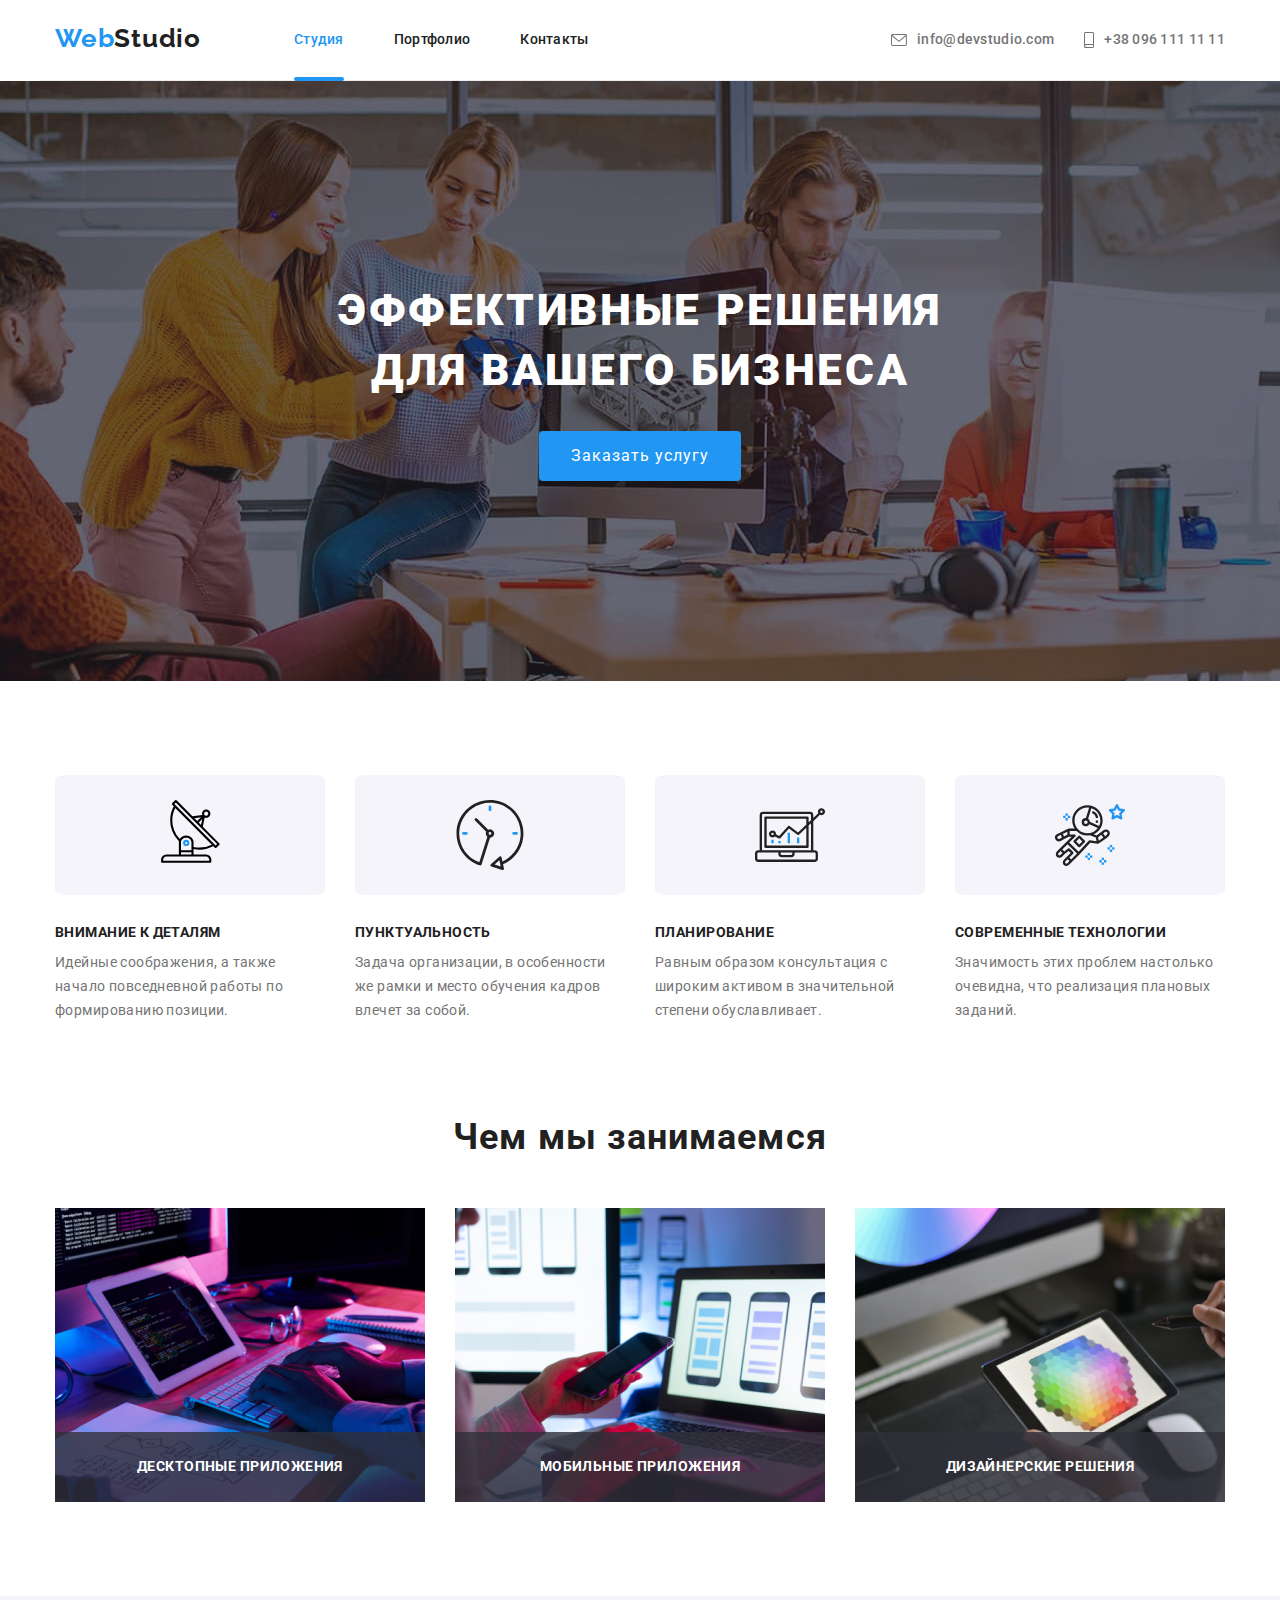
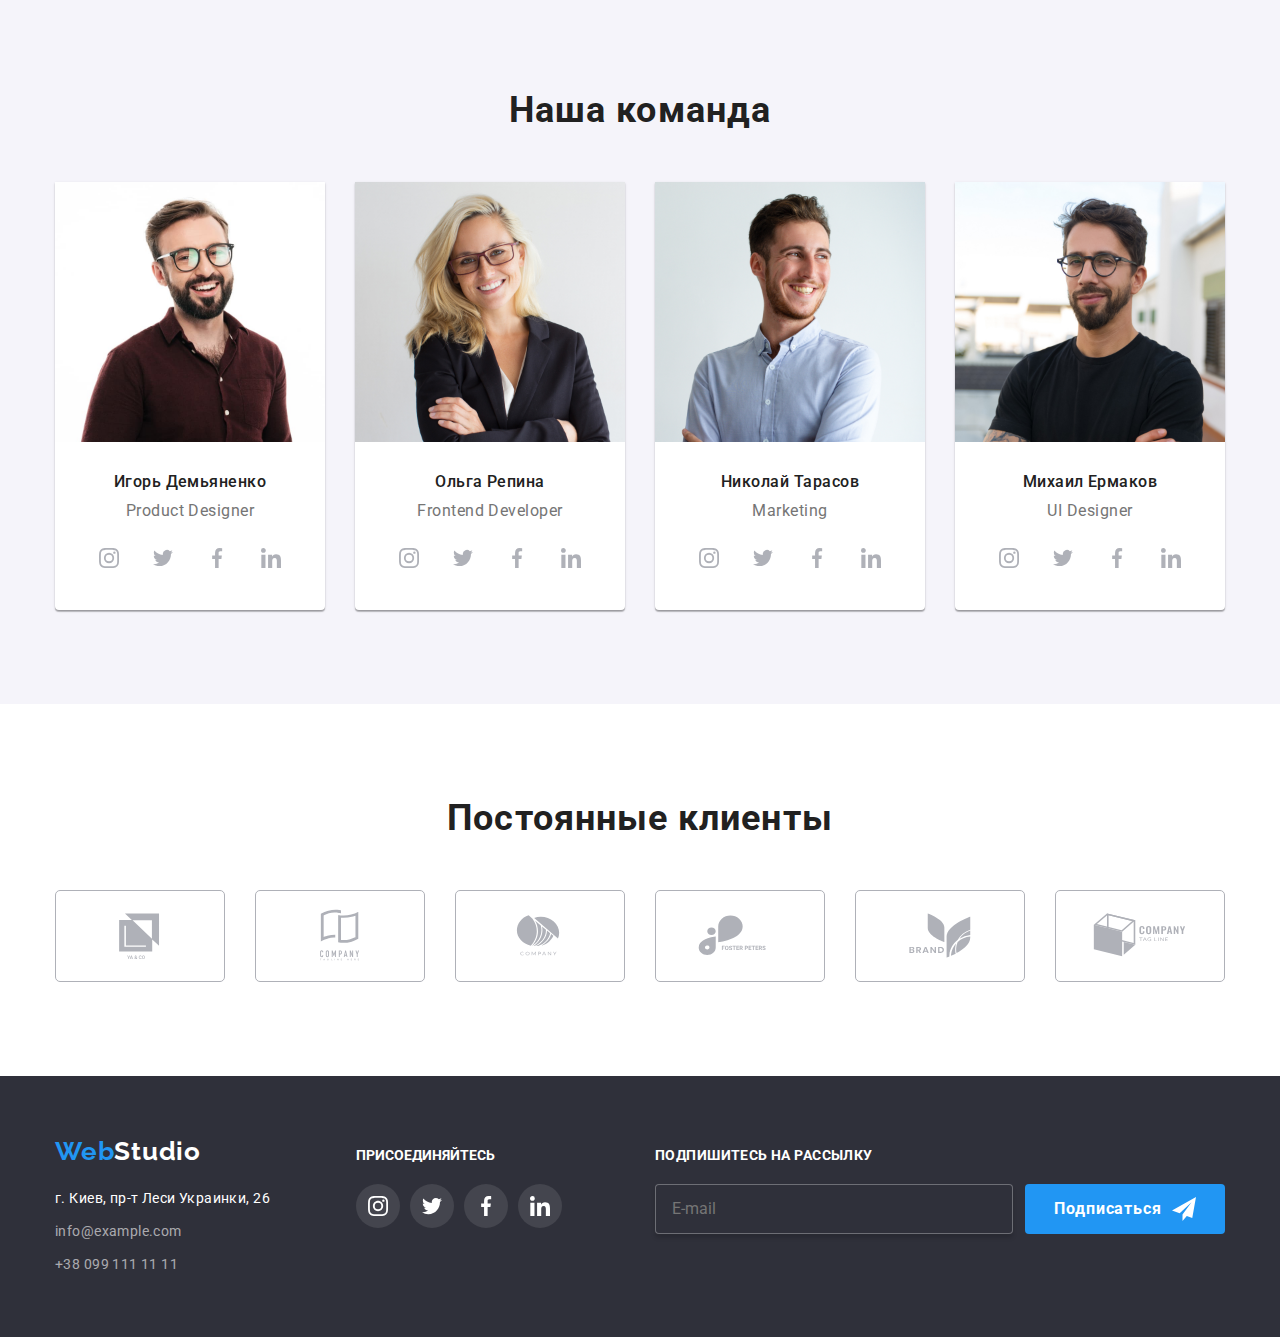
<file: index.html>
<!DOCTYPE html>
<html lang="ru">

<head>
  <meta charset="UTF-8" />
  <meta http-equiv="X-UA-Compatible" content="IE=edge" />
  <meta name="viewport" content="width=device-width, initial-scale=1.0" />
  <title>Studio</title>
  <link rel="stylesheet"
    href="https://fonts.googleapis.com/css2?family=Raleway:wght@700&family=Roboto:wght@400;500;700;900&display=swap" />
  <link rel="stylesheet"
    href="https://cdnjs.cloudflare.com/ajax/libs/modern-normalize/1.1.0/modern-normalize.min.css" />
  <link rel="stylesheet" href="./css/main.min.css">
</head>

<body>
  <!--Шапка-->
  <header class="header container">
    <div class="container header__nav">
      <a class="logo" href="" aria-label="Логотип сайту WebStudio">Web<span
          class="logo__studio--black">Studio</span></a>

      <nav class="nav">
        <ul class="nav__list">
          <li class="nav__item">
            <a class="nav__link nav__link--current" href="./index.html">Студия</a>
          </li>
          <li class="nav__item">
            <a class="nav__link" href="./portfolio.html">Портфолио</a>
          </li>
          <li class="nav__item">
            <a class="nav__link" href="">Контакты</a>
          </li>
        </ul>
      </nav>

      <ul class="header__list">
        <li class="header__item">
          <a class="header-link-mail" href="mailto:info@devstudio.com">
            <svg class="header-icons" width="16" height="12">
              <use href="./images/icon/symbol-defs.svg#icon-envelope"></use>
            </svg>
            info@devstudio.com</a>
        </li>
        <li class="header__item">
          <a class="header-link-tel" href="tel:380961111111">
            <svg class="header-icons" width="10" height="16">
              <use href="./images/icon/symbol-defs.svg#icon-smartphone"></use>
            </svg>
            +38 096 111 11 11</a>
        </li>
      </ul>
    </div>
    <!--Мобилное меню-->
    <div class="menu-container">
      <button class="menu-button" type="button" aria-expanded="false" aria-controls="mobile-menu" data-menu-button>
        <svg class="menu-icon" width="40" height="40" aria-label="Переключатель мобильного меню">
          <use class="icon-cross__icon-close" href="./images/icon/symbol-defs.svg#icon-menu-mobile-close"></use>
          <use class="icon-menu__icon-open" href="./images/icon/symbol-defs.svg#icon-menu-mobile"></use>
        </svg>
      </button>
      <div class="mobile-menu is-open" id="mobile-menu" data-menu>
        <ul class="mobile-menu__item">
          <li class="mobile-menu__item-nav"><a href="./index.html" class="mobile-menu__nav-link">Студия</a></li>
          <li class="mobile-menu__item-nav"><a href="./portfolio.html" class="mobile-menu__nav-link">Портфолио</a></li>
          <li class="mobile-menu__item-nav"><a href="" class="mobile-menu__nav-link">Контакты</a></li>
        </ul>
        <ul class="mobile-menu__contacts">
          <li class="mobile-menu__item-contacts">
            <a href="tel:+380961111111" class="mobile-menu__contacts-link tel">+38
              096 111
              11 11</a>
          </li>
          <li class="mobile-menu__item-contacts">
            <a href="mailto:info@devstudio.com" class="mobile-menu__contacts-link mail">info@devstudio.com</a>
          </li>
        </ul>
        <ul class="mobile-menu__socials">
          <li class="mobile-menu__item-socials"><a href="" class="mobile-menu__socials-link">Instagram</a></li>
          <li class="mobile-menu__item-socials"><a href="" class="mobile-menu__socials-link">Twitter</a></li>
          <li class="mobile-menu__item-socials"><a href="" class="mobile-menu__socials-link">Facebook</a></li>
          <li class="mobile-menu__item-socials"><a href="" class="mobile-menu__socials-link">LinkedIn</a></li>
        </ul>
      </div>
    </div>
  </header>

  <!--Список-->
  <main>
    <!--Герой-->
    <section class="hero">
      <div class="container">
        <h1 class="hero-title">
          Эффективные решения <br />
          для вашего бизнеса
        </h1>
        <button class="hero-button" type="button" data-modal-open>Заказать услугу</button>
      </div>

      <!-- Модальное окно -->
      <div class="backdrop is-hidden" data-modal>
        <div class="modal">
          <button class="modal-close" data-modal-close="">
            <svg width="18" height="18">
              <use href="./images/icon/symbol-defs.svg#icon-close"></use>
            </svg>
          </button>
          <b class="modal-title">Оставьте свои данные, мы вам перезвоним</b>

          <form class="form-user" autocomplete="off">
            <label class="form-group" for="name">
              <span class="form-label">Имя</span>
              <span class="input-container">
                <input class="input-form" type="text" name="name" id="name" />
                <svg class="input-form-icon" width="18" height="18">
                  <use href="./images/icon/symbol-defs.svg#icon-person"></use>
                </svg>
              </span>
            </label>

            <label class="form-group" for="tel">
              <span class="form-label">Телефон</span>
              <span class="input-container">
                <input class="input-form" type="tel" name="tel" id="tel" />
                <svg class="input-form-icon" width="18" height="18">
                  <use href="./images/icon/symbol-defs.svg#icon-phone"></use>
                </svg>
              </span>
            </label>

            <label class="form-group" for="mail">
              <span class="form-label">Почта</span>
              <span class="input-container">
                <input class="input-form" type="email" name="mail" id="mail" />
                <svg class="input-form-icon" width="18" height="18">
                  <use href="./images/icon/symbol-defs.svg#icon-email"></use>
                </svg>
              </span>
            </label>

            <label class="form-group comments" for="comment">
              <span class="form-label">Комментарий</span>
              <textarea class="form-comments" name="comment" placeholder="Введите текст" id="comment"></textarea>
            </label>

            <label class="form-checkbox">
              <input class="checkbox" type="checkbox" name="agreement" />
              <span class="checkbox-agreement">
                <svg class="agremment-icon" width="15" height="15">
                  <use href="./images/icon/symbol-defs.svg#icon-agremment"></use>
                </svg>
              </span>
              <span class="checkbox-label">Соглашаюсь с рассылкой и принимаю
                <a href="" class="checkbox-label-link" rel="noopener noreferrer">Условия договора</a>
              </span>
            </label>

            <button class="btn-submit" type="submit">Отправить</button>
          </form>
        </div>
      </div>
    </section>

    <!--Особенности-->
    <section class="feature">
      <div class="feature__container container">
        <ul class="feature__list">
          <li class="feature__item">
            <div class="feature__link">
              <svg class="feature__icon" width="70" height="70">
                <use href="./images/icon/symbol-defs.svg#icon-antenna"></use>
              </svg>
            </div>
            <h3 class="feature__title">Внимание к деталям</h3>
            <p class="feature__text">
              Идейные соображения, а также начало повседневной работы по формированию позиции.
            </p>
          </li>
          <li class="feature__item">
            <div class="feature__link">
              <svg class="feature__icon" width="70" height="70">
                <use href="./images/icon/symbol-defs.svg#icon-clock"></use>
              </svg>
            </div>
            <h3 class="feature__title">Пунктуальность</h3>
            <p class="feature__text">
              Задача организации, в особенности же рамки и место обучения кадров влечет за собой.
            </p>
          </li>
          <li class="feature__item">
            <div class="feature__link">
              <svg class="feature__icon" width="70" height="70">
                <use href="./images/icon/symbol-defs.svg#icon-diagram"></use>
              </svg>
            </div>
            <h3 class="feature__title">Планирование</h3>
            <p class="feature__text">
              Равным образом консультация с широким активом в значительной степени обуславливает.
            </p>
          </li>
          <li class="feature__item">
            <div class="feature__link">
              <svg class="feature__icon" width="70" height="70">
                <use href="./images/icon/symbol-defs.svg#icon-astronaut"></use>
              </svg>
            </div>
            <h3 class="feature__title">Современные технологии</h3>
            <p class="feature__text">
              Значимость этих проблем настолько очевидна, что реализация плановых заданий.
            </p>
          </li>
        </ul>
      </div>
    </section>

    <!--Деятельности-->
    <section class="about">
      <div class="about_container container">
        <h2 class="about__title">Чем мы занимаемся</h2>
        <ul class="icon">
          <li class="about__icon">
            <img class="portfolio-img" srcset="./images/img1-desk.jpg 370w, ./images/img1-desk@2x.jpg 740w"
              src="./images/img1-desk.jpg" alt="работающий программист" sizes="(min-width:1200px) 370px, 100vw"
              width="450" height="294" loading="lazy" />
            <div class="about__list-caption">
              <p class="about__paragraph">Десктопные приложения</p>
            </div>
          </li>
          <li class="about__icon">
            <img class="portfolio-img" srcset="./images/img2-desk.jpg 370w, ./images/img2-desk@2x.jpg 740w"
              src="./images/img2-desk.jpg" alt="ноутбук и телефон" sizes="(min-width:1200px) 370px, 100vw" width="450"
              height="294" loading="lazy" />
            <div class="about__list-caption">
              <p class="about__paragraph">Мобильные приложения</p>
            </div>
          </li>
          <li class="about__icon">
            <img class="portfolio-img" srcset="./images/img3-desk.jpg 370w, ./images/img3-desk@2x.jpg 740w"
              src="./images/img3-desk.jpg" alt="картинка на планшете" sizes="(min-width:1200px) 370px, 100vw"
              width="450" height="294" loading="lazy" />
            <div class="about__list-caption">
              <p class="about__paragraph">Дизайнерские решения</p>
            </div>
          </li>
        </ul>
      </div>
    </section>

    <!--Команда-->
    <section class="team">
      <div class="team__container container">
        <h2 class="team__title">Наша команда</h2>
        <ul class="team__list">
          <li class="team__item">
            <img class="team__image" srcset="./images/Игорь-mob.jpg 450w, ./images/Игорь-mob@2x.jpg 900w,
              			./images/Игорь-tabl.jpg 354w, ./images/Игорь-tabl.jpg@2x.jpg 708w,
              			./images/Игорь-desk.jpg 270w, ./images/Игорь-desk@2x.jpg@2x.jpg 540w" src="./images/Игорь-mob.jpg"
              alt="фото Игоря Демьяненко"
              sizes="(min-width:1200px) 270px, (min-width:768px) 354px, (max-width:767px) 450px, 100vw" width="450"
              height="460" loading="lazy">
            <div class="team__block">
              <h3 class="team__name">Игорь Демьяненко</h3>
              <p class="team__position" lang="en">Product Designer</p>
              <ul class="team__icon-list">
                <li class="team__icon-item">
                  <a class="team__icon-link" href="">
                    <svg class="team__icon-svg">
                      <use href="./images/icon/symbol-defs.svg#icon-instagram"></use>
                    </svg>
                  </a>
                </li>
                <li class="team__icon-item">
                  <a class="team__icon-link" href="">
                    <svg class="team__icon-svg">
                      <use href="./images/icon/symbol-defs.svg#icon-twitter"></use>
                    </svg>
                  </a>
                </li>
                <li class="team__icon-item">
                  <a class="team__icon-link" href="">
                    <svg class="team__icon-svg">
                      <use href="./images/icon/symbol-defs.svg#icon-facebook"></use>
                    </svg>
                  </a>
                </li>
                <li class="team__icon-item">
                  <a class="team__icon-link" href="">
                    <svg class="team__icon-svg">
                      <use href="./images/icon/symbol-defs.svg#icon-linkedin"></use>
                    </svg>
                  </a>
                </li>
              </ul>
            </div>
          </li>
          <li class="team__item">
            <img class="team__image" srcset="./images/Ольга-mob.jpg 450w, ./images/Ольга-mob@2x.jpg 900w,
                     ./images/Ольга-tabl.jpg 354w, ./images/Ольга-tabl.jpg@2x.jpg 708w,
                     ./images/Ольга-desk.jpg 270w, ./images/Ольга-desk@2x.jpg@2x.jpg 540w" src="./images/Ольга-mob.jpg"
              alt="фото Ольга Репина"
              sizes="(min-width:1200px) 270px, (min-width:768px) 354px, (max-width:767px) 450px, 100vw" width="450"
              height="460" loading="lazy">
            <div class="team__block">
              <h3 class="team__name">Ольга Репина</h3>
              <p class="team__position" lang="en">Frontend Developer</p>
              <ul class="team__icon-list">
                <li class="team__icon-item">
                  <a class="team__icon-link" href="">
                    <svg class="team__icon-svg">
                      <use href="./images/icon/symbol-defs.svg#icon-instagram"></use>
                    </svg>
                  </a>
                </li>
                <li class="team__icon-item">
                  <a class="team__icon-link" href="">
                    <svg class="team__icon-svg">
                      <use href="./images/icon/symbol-defs.svg#icon-twitter"></use>
                    </svg>
                  </a>
                </li>
                <li class="team__icon-item">
                  <a class="team__icon-link" href="">
                    <svg class="team__icon-svg">
                      <use href="./images/icon/symbol-defs.svg#icon-facebook"></use>
                    </svg>
                  </a>
                </li>
                <li class="team__icon-item">
                  <a class="team__icon-link" href="">
                    <svg class="team__icon-svg">
                      <use href="./images/icon/symbol-defs.svg#icon-linkedin"></use>
                    </svg>
                  </a>
                </li>
              </ul>
            </div>
          </li>
          <li class="team__item">
            <img class="team__image" srcset="./images/Николай-mob.jpg 450w, ./images/Николай-mob@2x.jpg 900w,
                     ./images/Николай-tabl.jpg 354w, ./images/Николай-tabl.jpg@2x.jpg 708w,
                     ./images/Николай-desk.jpg 270w, ./images/Николай-desk@2x.jpg@2x.jpg 540w"
              src="./images/Николай-mob.jpg" alt="фото Николай Тарасов"
              sizes="(min-width:1200px) 270px, (min-width:768px) 354px, (max-width:767px) 450px, 100vw" width="450"
              height="460" loading="lazy">
            <div class="team__block">
              <h3 class="team__name">Николай Тарасов</h3>
              <p class="team__position" lang="en">Marketing</p>
              <ul class="team__icon-list">
                <li class="team__icon-item">
                  <a class="team__icon-link" href="">
                    <svg class="team__icon-svg">
                      <use href="./images/icon/symbol-defs.svg#icon-instagram"></use>
                    </svg>
                  </a>
                </li>
                <li class="team__icon-item">
                  <a class="team__icon-link" href="">
                    <svg class="team__icon-svg">
                      <use href="./images/icon/symbol-defs.svg#icon-twitter"></use>
                    </svg>
                  </a>
                </li>
                <li class="team__icon-item">
                  <a class="team__icon-link" href="">
                    <svg class="team__icon-svg">
                      <use href="./images/icon/symbol-defs.svg#icon-facebook"></use>
                    </svg>
                  </a>
                </li>
                <li class="team__icon-item">
                  <a class="team__icon-link" href="">
                    <svg class="team__icon-svg">
                      <use href="./images/icon/symbol-defs.svg#icon-linkedin"></use>
                    </svg>
                  </a>
                </li>
              </ul>
            </div>
          </li>
          <li class="team__item">
            <img class="team__image" srcset="./images/Михаил-mob.jpg 450w, ./images/Михаил-mob@2x.jpg 900w,
                     ./images/Михаил-tabl.jpg 354w, ./images/Михаил-tabl.jpg@2x.jpg 708w,
                     ./images/Михаил-desk.jpg 270w, ./images/Михаил-desk@2x.jpg@2x.jpg 540w"
              src="./images/Михаил-mob.jpg" alt="фото Михаил Ермаков"
              sizes="(min-width:1200px) 270px, (min-width:768px) 354px, (max-width:767px) 450px, 100vw" width="450"
              height="460" loading="lazy">
            <div class="team__block">
              <h3 class="team__name">Михаил Ермаков</h3>
              <p class="team__position" lang="en">UI Designer</p>
              <ul class="team__icon-list">
                <li class="team__icon-item">
                  <a class="team__icon-link" href="">
                    <svg class="team__icon-svg">
                      <use href="./images/icon/symbol-defs.svg#icon-instagram"></use>
                    </svg>
                  </a>
                </li>
                <li class="team__icon-item">
                  <a class="team__icon-link" href="">
                    <svg class="team__icon-svg">
                      <use href="./images/icon/symbol-defs.svg#icon-twitter"></use>
                    </svg>
                  </a>
                </li>
                <li class="team__icon-item">
                  <a class="team__icon-link" href="">
                    <svg class="team__icon-svg">
                      <use href="./images/icon/symbol-defs.svg#icon-facebook"></use>
                    </svg>
                  </a>
                </li>
                <li class="team__icon-item">
                  <a class="team__icon-link" href="">
                    <svg class="team__icon-svg">
                      <use href="./images/icon/symbol-defs.svg#icon-linkedin"></use>
                    </svg>
                  </a>
                </li>
              </ul>
            </div>
          </li>
        </ul>
      </div>
    </section>

    <!--Постоянные клиенты-->
    <section class="clients">
      <div class="clients__container container">
        <h2 class="clients__block">Постоянные клиенты</h2>
        <ul class="clients__list">
          <li class="clients__item">
            <a href="" class="clients__link">
              <svg class="clients__icon" width="106" height="60">
                <use href="./images/icon/symbol-defs.svg#icon-Logo1"></use>
              </svg>
            </a>
          </li>
          <li class="clients__item">
            <a href="" class="clients__link">
              <svg class="clients__icon" width="106" height="60">
                <use href="./images/icon/symbol-defs.svg#icon-Logo2"></use>
              </svg>
            </a>
          </li>
          <li class="clients__item">
            <a href="" class="clients__link">
              <svg class="clients__icon" width="106" height="60">
                <use href="./images/icon/symbol-defs.svg#icon-Logo3"></use>
              </svg>
            </a>
          </li>
          <li class="clients__item">
            <a href="" class="clients__link">
              <svg class="clients__icon" width="106" height="60">
                <use href="./images/icon/symbol-defs.svg#icon-Logo4"></use>
              </svg>
            </a>
          </li>
          <li class="clients__item">
            <a href="" class="clients__link">
              <svg class="clients__icon" width="106" height="60">
                <use href="./images/icon/symbol-defs.svg#icon-Logo5"></use>
              </svg>
            </a>
          </li>
          <li class="clients__item">
            <a href="" class="clients__link">
              <svg class="clients__icon" width="106" height="60">
                <use href="./images/icon/symbol-defs.svg#icon-Logo6"></use>
              </svg>
            </a>
          </li>
        </ul>
      </div>
    </section>
  </main>

  <!--Подвал-->
  <footer class="footer">
    <div class="footer__container container">
      <div class="footer__main">
        <div class="footer__contacts-block">
          <a class="logo logo__footer" href="" aria-label="Логотип сайту WebStudio">Web<span
              class="logo__studio--white">Studio</span>
          </a>
          <address class="address">
            <ul class="footer-list">
              <li class="footer__item">
                <a class="footer__address" href="https://goo.gl/maps/Pvmzu7NSPGujkEMB6" target="_blank"
                  rel="noopener noreferrer">г. Киев, пр-т Леси Украинки, 26</a>
              </li>
              <li class="footer__item">
                <a class="footer__mail" href="mailto:info@example.com">info@example.com</a>
              </li>
              <li class="footer__item">
                <a class="footer__tel" href="tel:380991111111">+38 099 111 11 11</a>
              </li>
            </ul>
          </address>
        </div>
        <div class="footer__networks-block container">
          <h2 class="footer__join-title">ПРИСОЕДИНЯЙТЕСЬ</h2>
          <ul class="footer__networks-list">
            <li class="footer__networks-item">
              <a class="footer__networks-link" href="" aria-label="Instagram">
                <svg class="footer__link-icon" width="20" height="20">
                  <use href="./images/icon/symbol-defs.svg#icon-instagram2"></use>
                </svg>
              </a>
            </li>
            <li class="footer__networks-item">
              <a class="footer__networks-link" href="" aria-label="Twitter">
                <svg class="footer__link-icon" width="20" height="20">
                  <use href="./images/icon/symbol-defs.svg#icon-twitter2"></use>
                </svg>
              </a>
            </li>
            <li class="footer__networks-item">
              <a class="footer__networks-link" href="" aria-label="Facebook">
                <svg class="footer__link-icon" width="20" height="20">
                  <use href="./images/icon/symbol-defs.svg#icon-facebook2"></use>
                </svg>
              </a>
            </li>
            <li class="footer__networks-item">
              <a class="footer__networks-link" href="" aria-label="Linkedin">
                <svg class="footer__link-icon" width="20" height="20">
                  <use href="./images/icon/symbol-defs.svg#icon-linkedin2"></use>
                </svg>
              </a>
            </li>
          </ul>
        </div>
      </div>
      <form class="footer__form">
        <h2 class="footer__subscribe-text">Подпишитесь на рассылку</h2>
        <div class="footer__subscribe-block">
          <label for="footer-email"></label>
          <input class="subscribe-form-email" type="email" name="mail" id="footer-email" placeholder="E-mail" />
          <button class="button-submit" type="submit">
            <span class="subscribe-btn">Подписаться
              <svg class="subscribe-icon" width="24" height="24">
                <use href="./images/icon/symbol-defs.svg#icon-send"></use>
              </svg>
            </span>
          </button>
      </form>
    </div>
    </div>
  </footer>

  <script src="./js/modal.js"></script>
  <script src="./js/menu.js"></script>
</body>

</html>
</file>
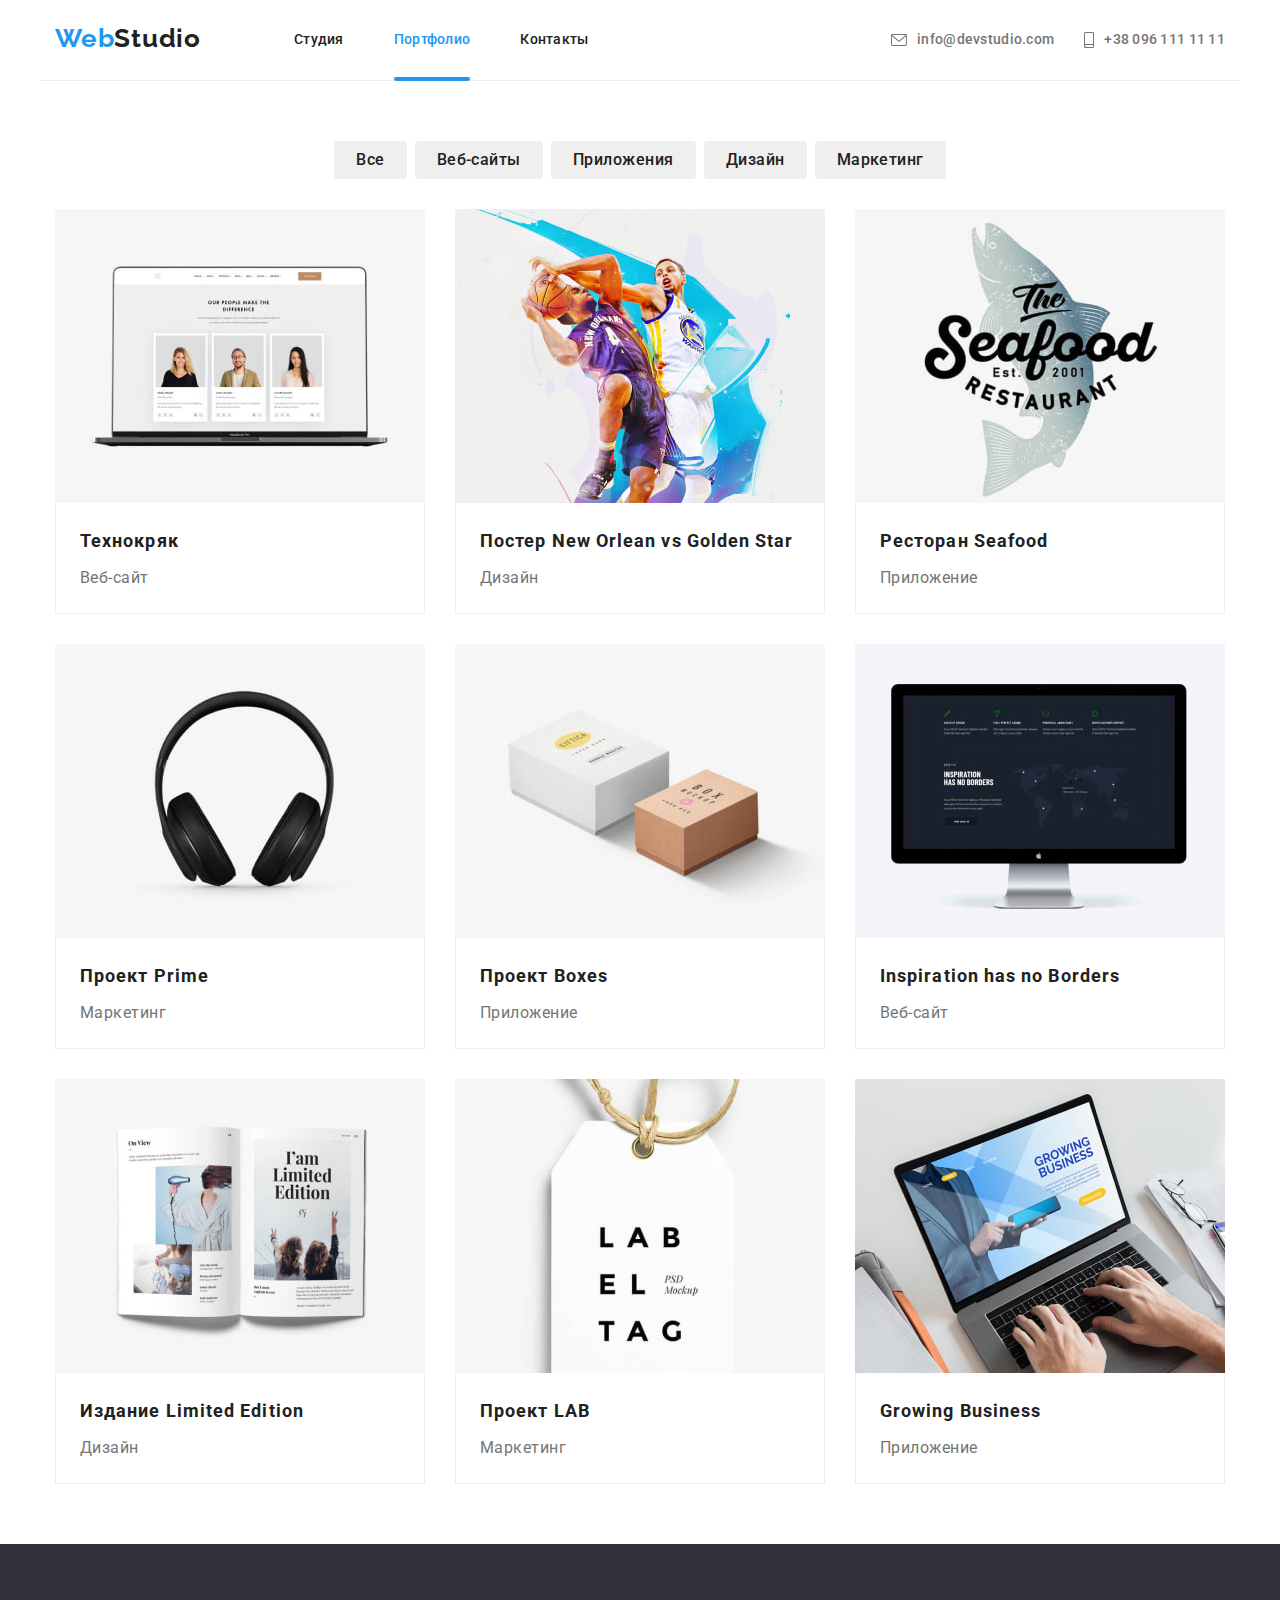
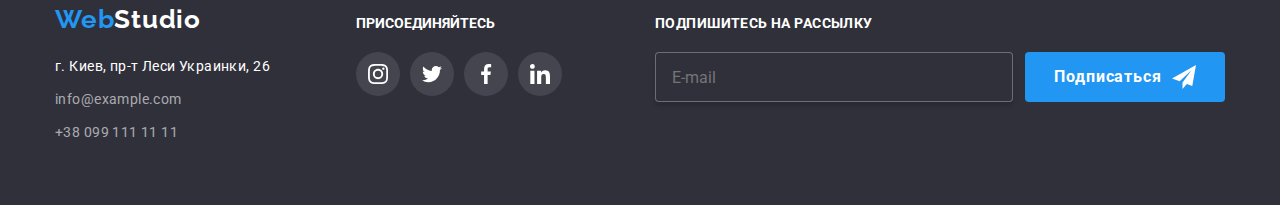
<file: portfolio.html>
<!DOCTYPE html>
<html lang="ru">

<head>
  <meta charset="UTF-8" />
  <meta http-equiv="X-UA-Compatible" content="IE=edge" />
  <meta name="viewport" content="width=device-width, initial-scale=1.0" />
  <title>Portfolio</title>
  <link rel="stylesheet"
    href="https://fonts.googleapis.com/css2?family=Raleway:wght@700&family=Roboto:wght@400;500;700;900&display=swap" />
  <link rel="stylesheet"
    href="https://cdnjs.cloudflare.com/ajax/libs/modern-normalize/1.1.0/modern-normalize.min.css" />
  <link rel="stylesheet" href="./css/main.min.css">
</head>

<body>
  <!--Шапка-->
  <header class="header container">
    <div class="container header__nav">
      <a class="logo" href="" aria-label="Логотип сайту WebStudio">Web<span
          class="logo__studio--black">Studio</span></a>

      <nav class="nav">
        <ul class="nav__list">
          <li class="nav__item">
            <a class="nav__link " href="./index.html">Студия</a>
          </li>
          <li class="nav__item">
            <a class="nav__link nav__link--current" href="./portfolio.html">Портфолио</a>
          </li>
          <li class="nav__item">
            <a class="nav__link" href="">Контакты</a>
          </li>
        </ul>
      </nav>

      <ul class="header__list">
        <li class="header__item">
          <a class="header-link-mail" href="mailto:info@devstudio.com">
            <svg class="header-icons" width="16" height="12">
              <use href="./images/icon/symbol-defs.svg#icon-envelope"></use>
            </svg>
            info@devstudio.com</a>
        </li>
        <li class="header__item">
          <a class="header-link-tel" href="tel:380961111111">
            <svg class="header-icons" width="10" height="16">
              <use href="./images/icon/symbol-defs.svg#icon-smartphone"></use>
            </svg>
            +38 096 111 11 11</a>
        </li>
      </ul>
    </div>
    <!--Мобилное меню-->
    <div class="menu-container">
      <button class="menu-button" type="button" aria-expanded="false" aria-controls="mobile-menu" data-menu-button>
        <svg class="menu-icon" width="40" height="40" aria-label="Переключатель мобильного меню">
          <use class="icon-cross__icon-close" href="./images/icon/symbol-defs.svg#icon-menu-mobile-close"></use>
          <use class="icon-menu__icon-open" href="./images/icon/symbol-defs.svg#icon-menu-mobile"></use>
        </svg>
      </button>
      <div class="mobile-menu is-open" id="mobile-menu" data-menu>
        <ul class="mobile-menu__item">
          <li class="mobile-menu__item-nav"><a href="./index.html" class="mobile-menu__nav-link">Студия</a></li>
          <li class="mobile-menu__item-nav"><a href="./portfolio.html" class="mobile-menu__nav-link">Портфолио</a></li>
          <li class="mobile-menu__item-nav"><a href="" class="mobile-menu__nav-link">Контакты</a></li>
        </ul>
        <ul class="mobile-menu__contacts">
          <li class="mobile-menu__item-contacts">
            <a href="tel:+380961111111" class="mobile-menu__contacts-link tel">+38
              096 111
              11 11</a>
          </li>
          <li class="mobile-menu__item-contacts">
            <a href="mailto:info@devstudio.com" class="mobile-menu__contacts-link mail">info@devstudio.com</a>
          </li>
        </ul>
        <ul class="mobile-menu__socials">
          <li class="mobile-menu__item-socials"><a href="" class="mobile-menu__socials-link">Instagram</a></li>
          <li class="mobile-menu__item-socials"><a href="" class="mobile-menu__socials-link">Twitter</a></li>
          <li class="mobile-menu__item-socials"><a href="" class="mobile-menu__socials-link">Facebook</a></li>
          <li class="mobile-menu__item-socials"><a href="" class="mobile-menu__socials-link">LinkedIn</a></li>
        </ul>
      </div>
    </div>
  </header>

  <!--Список проектов-->
  <main>
    <section class="btn-btn">
      <div class="container">
        <h1 class="visually-hidden">Портфоліо</h1>
        <ul class="button">
          <li class="button-item">
            <button class="button-btn" type="button">Все</button>
          </li>
          <li class="button-item">
            <button class="button-btn" type="button">Веб-сайты</button>
          </li>
          <li class="button-item">
            <button class="button-btn" type="button">Приложения</button>
          </li>
          <li class="button-item">
            <button class="button-btn" type="button">Дизайн</button>
          </li>
          <li class="button-item">
            <button class="button-btn" type="button">Маркетинг</button>
          </li>
        </ul>

        <ul class="project-list">
          <li class="project-container">
            <a class="project-link" href="./portfolio.html">
              <div class="overlay-box">

                <img class="portfolio-img" srcset="./images/portfolio/texnokryak-mob.jpg 450w, ./images/portfolio/texnokryak-mob@2x.jpg 900w,
											      ./images/portfolio/texnokryak-tabl.jpg 354w, ./images/portfolio/texnokryak-tabl@2x.jpg 708w,
											      ./images/portfolio/texnokryak-desk.jpg 370w, ./images/portfolio/texnokryak-desk@2x.jpg 740w"
                  src="./images/portfolio/texnokryak-mob.jpg" alt="главная страница веб-сайта"
                  sizes="(min-width:1200px) 370px, (min-width:768px) 354px, (max-width:767px) 450px, 100vw" width="450"
                  height="294" loading="lazy" />

                <div class="overlay">
                  <p class="overlay-text">Ресурс предлагает комплексные предложения с разным уровнем функционала и
                    сервисов. Все это позволит посетителю получить исчерпывающие сведения о компании или частном лице.
                  </p>
                </div>
              </div>

              <div class="block-title">
                <h3 class="project-title">Технокряк</h3>
                <p class="project-text">Веб-сайт</p>
              </div>
            </a>
          </li>
          <li class="project-container">
            <a class="project-link" href="./portfolio.html">
              <div class="overlay-box">

                <img class="portfolio-img" srcset="./images/portfolio/poster-mob.jpg 450w, ./images/portfolio/poster-mob@2x.jpg 900w,
                	          ./images/portfolio/poster-tabl.jpg 354w, ./images/portfolio/poster-tabl@2x.jpg 708w,
                		        ./images/portfolio/poster-desk.jpg 370w, ./images/portfolio/poster-desk@2x.jpg 740w"
                  src="./images/portfolio/poster-mob.jpg" alt="постер с двумя баскетболистами"
                  sizes="(min-width:1200px) 370px, (min-width:768px) 354px, (max-width:767px) 450px, 100vw" width="450"
                  height="294" loading="lazy" />

                <div class="overlay">
                  <p class="overlay-text">Ресурс предлагает комплексные предложения с разным уровнем функционала и
                    сервисов. Все это позволит посетителю получить исчерпывающие сведения о компании или частном лице.
                  </p>
                </div>
              </div>

              <div class="block-title">
                <h3 class="project-title">Постер New Orlean vs Golden Star</h3>
                <p class="project-text">Дизайн</p>
              </div>
            </a>
          </li>
          <li class="project-container">
            <a class="project-link" href="./portfolio.html">
              <div class="overlay-box">

                <img class="portfolio-img"
                  srcset="./images/portfolio/restaurant-mob.jpg 450w, ./images/portfolio/restaurant-mob@2x.jpg 900w,
                            ./images/portfolio/restaurant-tabl.jpg 354w, ./images/portfolio/restaurant-tabl@2x.jpg 708w,
                            ./images/portfolio/restaurant-desk.jpg 370w, ./images/portfolio/restaurant-desk@2x.jpg 740w"
                  src="./images/portfolio/restaurant-mob.jpg" alt="лого ресторана"
                  sizes="(min-width:1200px) 370px, (min-width:768px) 354px, (max-width:767px) 450px, 100vw" width="450"
                  height="294" loading="lazy" />

                <div class="overlay">
                  <p class="overlay-text">Ресурс предлагает комплексные предложения с разным уровнем функционала и
                    сервисов. Все это позволит посетителю получить исчерпывающие сведения о компании или частном лице.
                  </p>
                </div>
              </div>
              <div class="block-title">
                <h3 class="project-title">Ресторан Seafood</h3>
                <p class="project-text">Приложение</p>
              </div>
            </a>
          </li>
          <li class="project-container">
            <a class="project-link" href="./portfolio.html">
              <div class="overlay-box">

                <img class="portfolio-img"
                  srcset="./images/portfolio/project-prim-mob.jpg 450w, ./images/portfolio/project-prim-mob@2x.jpg 900w,
                            ./images/portfolio/project-prim-tabl.jpg 354w, ./images/portfolio/project-prim-tabl@2x.jpg 708w,
                            ./images/portfolio/project-prim-desk.jpg 370w, ./images/portfolio/project-prim-desk@2x.jpg 740w"
                  src="./images/portfolio/project-prim-mob.jpg" alt="наушники"
                  sizes="(min-width:1200px) 370px, (min-width:768px) 354px, (max-width:767px) 450px, 100vw" width="450"
                  height="294" loading="lazy" />

                <div class="overlay">
                  <p class="overlay-text">Ресурс предлагает комплексные предложения с разным уровнем функционала и
                    сервисов. Все это позволит посетителю получить исчерпывающие сведения о компании или частном лице.
                  </p>
                </div>
              </div>
              <div class="block-title">
                <h3 class="project-title">Проект Prime</h3>
                <p class="project-text">Маркетинг</p>
              </div>
            </a>
          </li>
          <li class="project-container">
            <a class="project-link" href="./portfolio.html">
              <div class="overlay-box">

                <img class="portfolio-img"
                  srcset="./images/portfolio/poster-boxes-mob.jpg 450w, ./images/portfolio/poster-boxes-mob@2x.jpg 900w,
                            ./images/portfolio/poster-boxes-tabl.jpg 354w, ./images/portfolio/poster-boxes-tabl@2x.jpg 708w,
                            ./images/portfolio/poster-boxes-desk.jpg 370w, ./images/portfolio/poster-boxes-desk@2x.jpg 740w"
                  src="./images/portfolio/poster-boxes-mob.jpg" alt="две коробки"
                  sizes="(min-width:1200px) 370px, (min-width:768px) 354px, (max-width:767px) 450px, 100vw" width="450"
                  height="294" loading="lazy" />

                <div class="overlay">
                  <p class="overlay-text">Ресурс предлагает комплексные предложения с разным уровнем функционала и
                    сервисов. Все это позволит посетителю получить исчерпывающие сведения о компании или частном лице.
                  </p>
                </div>
              </div>
              <div class="block-title">
                <h3 class="project-title">Проект Boxes</h3>
                <p class="project-text">Приложение</p>
              </div>
            </a>
          </li>
          <li class="project-container">
            <a class="project-link" href="./portfolio.html">
              <div class="overlay-box">

                <img class="portfolio-img"
                  srcset="./images/portfolio/inspiration-mob.jpg 450w, ./images/portfolio/inspiration-mob@2x.jpg 900w,
                            ./images/portfolio/inspiration-tabl.jpg 354w, ./images/portfolio/inspiration-tabl@2x.jpg 708w,
                            ./images/portfolio/inspiration-desk.jpg 370w, ./images/portfolio/inspiration-desk@2x.jpg 740w"
                  src="./images/portfolio/inspiration-mob.jpg" alt="монитор с сайтом"
                  sizes="(min-width:1200px) 370px, (min-width:768px) 354px, (max-width:767px) 450px, 100vw" width="450"
                  height="294" loading="lazy" />

                <div class="overlay">
                  <p class="overlay-text">Ресурс предлагает комплексные предложения с разным уровнем функционала и
                    сервисов. Все это позволит посетителю получить исчерпывающие сведения о компании или частном лице.
                  </p>
                </div>
              </div>
              <div class="block-title">
                <h3 class="project-title">Inspiration has no Borders</h3>
                <p class="project-text">Веб-сайт</p>
              </div>
            </a>
          </li>
          <li class="project-container">
            <a class="project-link" href="./portfolio.html">
              <div class="overlay-box">

                <img class="portfolio-img" srcset="./images/portfolio/edition-mob.jpg 450w, ./images/portfolio/edition-mob@2x.jpg 900w,
                            ./images/portfolio/edition-tabl.jpg 354w, ./images/portfolio/edition-tabl@2x.jpg 708w,
                            ./images/portfolio/edition-desk.jpg 370w, ./images/portfolio/edition-desk@2x.jpg 740w"
                  src="./images/portfolio/edition-mob.jpg" alt="издание журнала"
                  sizes="(min-width:1200px) 370px, (min-width:768px) 354px, (max-width:767px) 450px, 100vw" width="450"
                  height="294" loading="lazy" />

                <div class="overlay">
                  <p class="overlay-text">Ресурс предлагает комплексные предложения с разным уровнем функционала и
                    сервисов. Все это позволит посетителю получить исчерпывающие сведения о компании или частном лице.
                  </p>
                </div>
              </div>
              <div class="block-title">
                <h3 class="project-title">Издание Limited Edition</h3>
                <p class="project-text">Дизайн</p>
              </div>
            </a>
          </li>
          <li class="project-container">
            <a class="project-link" href="./portfolio.html">
              <div class="overlay-box">

                <img class="portfolio-img"
                  srcset="./images/portfolio/project-lab-mob.jpg 450w, ./images/portfolio/project-lab-mob@2x.jpg 900w,
                            ./images/portfolio/project-lab-tabl.jpg 354w, ./images/portfolio/project-lab-tabl@2x.jpg 708w,
                            ./images/portfolio/project-lab-desk.jpg 370w, ./images/portfolio/project-lab-desk@2x.jpg 740w"
                  src="./images/portfolio/project-lab-mob.jpg" alt="бирка с надписью"
                  sizes="(min-width:1200px) 370px, (min-width:768px) 354px, (max-width:767px) 450px, 100vw" width="450"
                  height="294" loading="lazy" />

                <div class="overlay">
                  <p class="overlay-text">Ресурс предлагает комплексные предложения с разным уровнем функционала и
                    сервисов. Все это позволит посетителю получить исчерпывающие сведения о компании или частном лице.
                  </p>
                </div>
              </div>
              <div class="block-title">
                <h3 class="project-title">Проект LAB</h3>
                <p class="project-text">Маркетинг</p>
              </div>
            </a>
          </li>
          <li class="project-container">
            <a class="project-link" href="./portfolio.html">
              <div class="overlay-box">

                <img class="portfolio-img" srcset="./images/portfolio/growing-mob.jpg 450w, ./images/portfolio/growing-mob@2x.jpg 900w,
                            ./images/portfolio/growing-tabl.jpg 354w, ./images/portfolio/growing-tabl@2x.jpg 708w,
                            ./images/portfolio/growing-desk.jpg 370w, ./images/portfolio/growing-desk@2x.jpg 740w"
                  src="./images/portfolio/growing-mob.jpg" alt="монитор с заставкой"
                  sizes="(min-width:1200px) 370px, (min-width:768px) 354px, (max-width:767px) 450px, 100vw" width="450"
                  height="294" loading="lazy" />

                <div class="overlay">
                  <p class="overlay-text">Ресурс предлагает комплексные предложения с разным уровнем функционала и
                    сервисов. Все это позволит посетителю получить исчерпывающие сведения о компании или частном лице.
                  </p>
                </div>
              </div>
              <div class="block-title">
                <h3 class="project-title">Growing Business</h3>
                <p class="project-text">Приложение</p>
              </div>
            </a>
          </li>
        </ul>
      </div>
    </section>
  </main>

  <!--Подвал-->
  <footer class="footer">
    <div class="footer__container container">
      <div class="footer__main">
        <div class="footer__contacts-block">
          <a class="logo logo__footer" href="" aria-label="Логотип сайту WebStudio">Web<span
              class="logo__studio--white">Studio</span>
          </a>
          <address class="address">
            <ul class="footer-list">
              <li class="footer__item">
                <a class="footer__address" href="https://goo.gl/maps/Pvmzu7NSPGujkEMB6" target="_blank"
                  rel="noopener noreferrer">г. Киев, пр-т Леси Украинки, 26</a>
              </li>
              <li class="footer__item">
                <a class="footer__mail" href="mailto:info@example.com">info@example.com</a>
              </li>
              <li class="footer__item">
                <a class="footer__tel" href="tel:380991111111">+38 099 111 11 11</a>
              </li>
            </ul>
          </address>
        </div>
        <div class="footer__networks-block container">
          <h2 class="footer__join-title">ПРИСОЕДИНЯЙТЕСЬ</h2>
          <ul class="footer__networks-list">
            <li class="footer__networks-item">
              <a class="footer__networks-link" href="" aria-label="Instagram">
                <svg class="footer__link-icon" width="20" height="20">
                  <use href="./images/icon/symbol-defs.svg#icon-instagram2"></use>
                </svg>
              </a>
            </li>
            <li class="footer__networks-item">
              <a class="footer__networks-link" href="" aria-label="Twitter">
                <svg class="footer__link-icon" width="20" height="20">
                  <use href="./images/icon/symbol-defs.svg#icon-twitter2"></use>
                </svg>
              </a>
            </li>
            <li class="footer__networks-item">
              <a class="footer__networks-link" href="" aria-label="Facebook">
                <svg class="footer__link-icon" width="20" height="20">
                  <use href="./images/icon/symbol-defs.svg#icon-facebook2"></use>
                </svg>
              </a>
            </li>
            <li class="footer__networks-item">
              <a class="footer__networks-link" href="" aria-label="Linkedin">
                <svg class="footer__link-icon" width="20" height="20">
                  <use href="./images/icon/symbol-defs.svg#icon-linkedin2"></use>
                </svg>
              </a>
            </li>
          </ul>
        </div>
      </div>
      <form class="footer__form">
        <h2 class="footer__subscribe-text">Подпишитесь на рассылку</h2>
        <div class="footer__subscribe-block">
          <label for="footer-email"></label>
          <input class="subscribe-form-email" type="email" name="mail" id="footer-email" placeholder="E-mail" />
          <button class="button-submit" type="submit">
            <span class="subscribe-btn">Подписаться
              <svg class="subscribe-icon" width="24" height="24">
                <use href="./images/icon/symbol-defs.svg#icon-send"></use>
              </svg>
            </span>
          </button>
      </form>
    </div>
    </div>
  </footer>


  <script src="./js/modal.js"></script>
  <script src="./js/menu.js"></script>
</body>

</html>
</file>
<file: css/main.min.css>
:root{--primary-text-color: #212121;--accent-color: #2196f3;--accent-color-hov-foc: #188ce8;--secondary-color: #757575;--fon-color: #ffffff;--back-fon-color: #f5f4fa;--back-color: #2f303a;--icon-color-bg: #44454e;--icon-color: #afb1b8;--box-shadow-color: 0px 4px 4px 0px rgba(0, 0, 0, 0.25);--box-shadow-sec-color: 0px 1px 3px 0px rgba(0, 0, 0, 0.12), 0px 1px 1px 0px rgba(0, 0, 0, 0.14),
    0px 2px 1px 0px rgba(0, 0, 0, 0.2);--box-shadow-carts: 1px 4px 6px 0px rgba(0, 0, 0, 0.16), 0px 4px 4px 0px rgba(0, 0, 0, 0.06),
    0px 1px 1px 0px rgba(0, 0, 0, 0.12);--lisy-caption: rgba(255, 255, 255, 1);--bgk-list-caption: rgba(47, 48, 58, 0.8);--bgk-backdrop: rgba(0, 0, 0, 0.1)}body{font-family:'Roboto', sans-serif;background-color:var(--fon-color);color:var(--primary-text-color)}p,h1,h2,h3,h4,h5,h6{margin-top:0;margin-bottom:0}ul,ol{padding-left:0;margin:0}ul{list-style:none}button{cursor:pointer}.container{width:100%;max-width:1200px;padding-left:15px;padding-right:15px;margin-left:auto;margin-right:auto}@media screen and (min-width: 480px){.container{width:480px}}@media screen and (min-width: 768px){.container{width:768px}}@media screen and (min-width: 1200px){.container{width:1200px}}img{display:block;max-width:100%;height:auto}.header.container{position:relative;display:-webkit-box;display:-ms-flexbox;display:flex;-webkit-box-align:center;-ms-flex-align:center;align-items:center}.logo{font-family:'Raleway';font-weight:700;font-size:26px;line-height:1.19;letter-spacing:0.03em;text-decoration:none;padding-top:16px;padding-bottom:20px;color:#2196f3}.logo__studio--black{color:var(--primary-text-color)}.header{top:0;width:100%;background-color:var(--fon-color);border-bottom:1px solid #ececec}.header__nav{max-width:1200px;padding-left:0;padding-right:0;width:100%;display:-webkit-box;display:-ms-flexbox;display:flex;-webkit-box-align:center;-ms-flex-align:center;align-items:center}.header-logo{color:black}.header__item{font-weight:500;font-size:14px;line-height:1.14;letter-spacing:0.02em;margin-left:30px}@media screen and (max-width: 1199px){.header__item:not(:last-child){margin-bottom:10px}}.header__list{margin-left:auto;padding-top:21px;padding-bottom:21px}@media screen and (max-width: 768px){.header__list{display:none}}@media screen and (min-width: 1200px){.header__list{display:-webkit-box;display:-ms-flexbox;display:flex}}.menu-container{display:-webkit-box;display:-ms-flexbox;display:flex;-webkit-box-align:center;-ms-flex-align:center;align-items:center}@media screen and (min-width: 767px){.menu-container{display:none}}.menu-button{z-index:99;padding:0;border:none;background-color:transparent}@media screen and (min-width: 768px){.menu-button{display:none}}.menu-icon{padding:12px 8px}.mobile-menu.is-open{visibility:hidden;opacity:0}.menu-button .icon-cross__icon-close{display:none}.menu-button.is-open .icon-cross__icon-close{display:block}.menu-button.is-open .icon-menu__icon-open{display:none}.mobile-menu{position:absolute;z-index:9;top:0;left:0;width:100%;height:100vh;padding:48px 40px;font-size:20px;display:-webkit-box;display:-ms-flexbox;display:flex;-webkit-box-orient:vertical;-webkit-box-direction:normal;-ms-flex-direction:column;flex-direction:column;background-color:#fff}.mobile-menu__nav{display:-webkit-box;display:-ms-flexbox;display:flex;-webkit-box-orient:vertical;-webkit-box-direction:normal;-ms-flex-direction:column;flex-direction:column}.mobile-menu__nav-link{text-decoration:none;font-weight:500;font-size:40px;line-height:47px;letter-spacing:0.02em;color:#212121}.mobile-menu__nav-link:hover,.mobile-menu__nav-link:focus{color:#2196f3}.mobile-menu__contacts-link{text-decoration:none}.mobile-menu__contacts-link.tel{font-weight:500;font-size:34px;line-height:40px;letter-spacing:0.02em;color:#2196f3}.mobile-menu__contacts-link.mail{font-weight:500;font-size:24px;line-height:28px;letter-spacing:0.02em;color:#757575}.mobile-menu__socials-link{text-decoration:none;font-weight:500;font-size:18px;line-height:22px;letter-spacing:0.02em;color:#2196f3}.mobile-menu__item-nav:not(:last-child){margin-bottom:32px}.mobile-menu__contacts{margin-top:auto;margin-bottom:64px}.mobile-menu__item-contacts:not(:last-child){margin-bottom:32px}.mobile-menu__socials{display:-webkit-box;display:-ms-flexbox;display:flex;-ms-flex-wrap:wrap;flex-wrap:wrap}.mobile-menu__item-socials:not(:last-child){margin-right:20px;position:relative}.mobile-menu__item-socials:not(:last-child) ::after{content:'';position:absolute;top:0;right:-10px;display:inline-block;width:1px;height:22px;background-color:rgba(33,33,33,0.2)}.nav{margin-left:93px}@media screen and (max-width: 767.98px){.nav{display:none}}@media screen and (min-width: 768px) and (max-width: 1199px){.nav{margin-left:88px}}.nav__list{display:-webkit-box;display:-ms-flexbox;display:flex}.nav__link{position:relative;display:block;padding-top:32px;padding-bottom:32px;color:var(--primary-text-color);font-weight:500;font-size:14px;line-height:1.14;letter-spacing:0.02em;text-decoration:none;-webkit-transition:color 250ms cubic-bezier(0.4, 0, 0.2, 1);transition:color 250ms cubic-bezier(0.4, 0, 0.2, 1)}.nav__link--current{color:var(--accent-color)}.nav__link--current::after{content:'';position:absolute;bottom:-1px;left:0;height:4px;width:100%;background:var(--accent-color);border-radius:2px}.nav__link:hover,.nav__link:focus{color:var(--accent-color)}.nav__item:not(:first-child){margin-left:50px}.header-icons{margin-right:10px;fill:var(--secondary-color);-webkit-transition:fill 250ms cubic-bezier(0.4, 0, 0.2, 1);transition:fill 250ms cubic-bezier(0.4, 0, 0.2, 1)}@media screen and (max-width: 1199px){.header-icons{margin-right:8px}}.menu-icon:hover,.menu-icon:focus{color:currentColor;fill:#2196f3}.header-link-mail,.header-link-tel{font-weight:500;font-size:14px;line-height:1.14;letter-spacing:0.02em;text-decoration:none;color:var(--secondary-color);-webkit-transition:color 250ms cubic-bezier(0.4, 0, 0.2, 1);transition:color 250ms cubic-bezier(0.4, 0, 0.2, 1)}@media screen and (min-width: 768px) and (max-width: 1199px){.header-link-mail,.header-link-tel{font-size:12px;line-height:1.16;letter-spacing:0.02em}}@media screen and (min-width: 1200px){.header-link-mail,.header-link-tel{display:-webkit-box;display:-ms-flexbox;display:flex;-webkit-box-align:center;-ms-flex-align:center;align-items:center}}.header-link-tel:hover .header-icons,.header-link-tel:focus .header-icons{fill:var(--accent-color)}.header-link-tel:hover,.header-link-tel:focus{color:var(--accent-color)}.header-link-mail:hover .header-icons,.header-link-mail:focus .header-icons{fill:var(--accent-color)}.header-link-mail:hover,.header-link-mail:focus{color:var(--accent-color)}.hero{max-width:1600px;height:400px;padding-top:118px;padding-bottom:118px;margin-left:auto;margin-right:auto;background-repeat:no-repeat;background-color:var(--back-color);text-align:center;background-size:cover;background-position:center;background-image:-webkit-gradient(linear, left top, left bottom, from(rgba(47,48,58,0.4)), to(rgba(47,48,58,0.4))),url("../images/hero-mob.jpg");background-image:linear-gradient(rgba(47,48,58,0.4), rgba(47,48,58,0.4)),url("../images/hero-mob.jpg")}@media screen and (min-width: 1200px){.hero{height:600px;padding-top:200px;padding-bottom:200px}}@media (min-device-pixel-ratio: 2), (-webkit-min-device-pixel-ratio: 2), (min-resolution: 192dpi), (min-resolution: 2dppx){.hero{background-image:-webkit-gradient(linear, left top, left bottom, from(rgba(47,48,58,0.4)), to(rgba(47,48,58,0.4))),url("../images/hero-mob@2x.jpg");background-image:linear-gradient(rgba(47,48,58,0.4), rgba(47,48,58,0.4)),url("../images/hero-mob@2x.jpg")}}@media screen and (min-width: 768px){.hero{background-image:-webkit-gradient(linear, left top, left bottom, from(rgba(47,48,58,0.4)), to(rgba(47,48,58,0.4))),url("../images/hero-tab.jpg");background-image:linear-gradient(rgba(47,48,58,0.4), rgba(47,48,58,0.4)),url("../images/hero-tab.jpg")}}@media screen and (min-width: 768px) and (min-device-pixel-ratio: 2), screen and (min-width: 768px) and (-webkit-min-device-pixel-ratio: 2), screen and (min-width: 768px) and (min-resolution: 192dpi), screen and (min-width: 768px) and (min-resolution: 2dppx){.hero{background-image:-webkit-gradient(linear, left top, left bottom, from(rgba(47,48,58,0.4)), to(rgba(47,48,58,0.4))),url("../images/hero-tab@2x.jpg");background-image:linear-gradient(rgba(47,48,58,0.4), rgba(47,48,58,0.4)),url("../images/hero-tab@2x.jpg")}}@media screen and (min-width: 1200px){.hero{background-image:-webkit-gradient(linear, left top, left bottom, from(rgba(47,48,58,0.4)), to(rgba(47,48,58,0.4))),url("../images/hero-desk.jpg");background-image:linear-gradient(rgba(47,48,58,0.4), rgba(47,48,58,0.4)),url("../images/hero-desk.jpg")}}@media screen and (min-width: 1200px) and (min-device-pixel-ratio: 2), screen and (min-width: 1200px) and (-webkit-min-device-pixel-ratio: 2), screen and (min-width: 1200px) and (min-resolution: 192dpi), screen and (min-width: 1200px) and (min-resolution: 2dppx){.hero{background-image:-webkit-gradient(linear, left top, left bottom, from(rgba(47,48,58,0.4)), to(rgba(47,48,58,0.4))),url("../images/hero-desk@2x.jpg");background-image:linear-gradient(rgba(47,48,58,0.4), rgba(47,48,58,0.4)),url("../images/hero-desk@2x.jpg")}}.hero-title{margin-bottom:30px;font-weight:900;font-size:44px;line-height:1.36;letter-spacing:0.06em;text-transform:uppercase;color:var(--fon-color)}@media screen and (max-width: 1199px){.hero-title{font-weight:900;font-size:26px;line-height:42px;letter-spacing:0.06em;text-transform:uppercase}}.hero-button{padding:10px 32px;display:inline-block;font-size:16px;line-height:1.88;letter-spacing:0.06em;border:none;color:var(--fon-color);background-color:var(--accent-color);border-radius:4px;-webkit-transition:background-color 250ms cubic-bezier(0.4, 0, 0.2, 1);transition:background-color 250ms cubic-bezier(0.4, 0, 0.2, 1)}.hero-button:hover,.hero-button:focus{background-color:#188ce8}.backdrop{z-index:10;position:fixed;top:0;left:0;width:100%;height:100%;background-color:var(--bgk-backdrop);-webkit-transition:opacity 250ms cubic-bezier(0.4, 0, 0.2, 1),visibility 250ms cubic-bezier(0.4, 0, 0.2, 1);transition:opacity 250ms cubic-bezier(0.4, 0, 0.2, 1),visibility 250ms cubic-bezier(0.4, 0, 0.2, 1);padding:93px 15px;overflow-y:scroll}.backdrop.is-hidden{opacity:0;visibility:hidden;pointer-events:none}.modal{max-width:528px;width:100%;position:absolute;top:50%;left:50%;-webkit-transform:translate(-50%, -50%) scale(1);transform:translate(-50%, -50%) scale(1);background-color:var(--fon-color);padding:40px;border-radius:4px;-webkit-transition:-webkit-transform 250ms cubic-bezier(0.4, 0, 0.2, 1);transition:-webkit-transform 250ms cubic-bezier(0.4, 0, 0.2, 1);transition:transform 250ms cubic-bezier(0.4, 0, 0.2, 1);transition:transform 250ms cubic-bezier(0.4, 0, 0.2, 1), -webkit-transform 250ms cubic-bezier(0.4, 0, 0.2, 1)}@media screen and (max-width: 1199.98px){.modal{max-width:450px;max-height:609px}}.modal-close{position:absolute;top:8px;right:8px;display:-webkit-box;display:-ms-flexbox;display:flex;-webkit-box-pack:center;-ms-flex-pack:center;justify-content:center;-webkit-box-align:center;-ms-flex-align:center;align-items:center;width:30px;height:30px;padding:0;border-radius:50%;background-color:#fff;border:1px solid rgba(0,0,0,0.1);-webkit-transition:border 250ms cubic-bezier(0.4, 0, 0.2, 1),fill 250ms cubic-bezier(0.4, 0, 0.2, 1);transition:border 250ms cubic-bezier(0.4, 0, 0.2, 1),fill 250ms cubic-bezier(0.4, 0, 0.2, 1);cursor:pointer}.modal-close:hover,.modal-close:focus{fill:var(--accent-color)}.modal-title{display:-webkit-box;display:-ms-flexbox;display:flex;font-weight:700;text-align:center;letter-spacing:0.03em;-webkit-box-pack:center;-ms-flex-pack:center;justify-content:center;margin-bottom:12px;color:var(--primary-text-color)}@media screen and (max-width: 1199px){.modal-title{font-size:20px;line-height:1.5}}@media screen and (min-width: 1200px){.modal-title{font-size:20px;line-height:1.15}}textarea{resize:none;width:448px;height:120px;border:1px solid rgba(33,33,33,0.2);border-radius:4px}.form-user{text-align:center}.form-group{display:block;margin-bottom:10px;text-align:left}.form-label{display:inline-block;margin-bottom:4px;font-size:12px;line-height:1.16;letter-spacing:0.01em;color:var(--secondary-color)}.input-container{position:relative;display:block}.input-form{display:-webkit-box;display:-ms-flexbox;display:flex;width:100%;height:40px;padding:12px 16px;padding-left:42px;color:var(--primary-text-color);border:1px solid rgba(33,33,33,0.2);border-radius:4px;cursor:pointer;-webkit-transition:border 250ms cubic-bezier(0.4, 0, 0.2, 1),color 250ms cubic-bezier(0.4, 0, 0.2, 1);transition:border 250ms cubic-bezier(0.4, 0, 0.2, 1),color 250ms cubic-bezier(0.4, 0, 0.2, 1)}.input-form-icon{position:absolute;top:50%;left:13px;-webkit-transform:translateY(-50%);transform:translateY(-50%);color:var(--primary-text-color);fill:currentColor;-webkit-transition:color 250ms cubic-bezier(0.4, 0, 0.2, 1);transition:color 250ms cubic-bezier(0.4, 0, 0.2, 1)}.form-group:focus-within .input-form,.form-group:focus-within .form-comments{outline:0;border-color:var(--accent-color)}.form-group:focus-within .input-form-icon{color:var(--accent-color)}.input-form .form-label{display:inline-block;margin-bottom:4px;font-size:12px;line-height:1.17;letter-spacing:0.01em;color:var(--secondary-color)}.form-group.comments{margin-bottom:20px}.form-comments{display:-webkit-box;display:-ms-flexbox;display:flex;width:100%;height:120px;padding:12px 16px;color:var(--primary-text-color);border:1px solid rgba(33,33,33,0.2);border-radius:4px;-webkit-transition:border 250ms cubic-bezier(0.4, 0, 0.2, 1);transition:border 250ms cubic-bezier(0.4, 0, 0.2, 1);cursor:pointer}.form-checkbox{display:-webkit-box;display:-ms-flexbox;display:flex;-webkit-box-pack:center;-ms-flex-pack:center;justify-content:center;-webkit-box-align:center;-ms-flex-align:center;align-items:center;margin-bottom:30px}.checkbox{-webkit-appearance:none;-ms-appearance:none;-moz-appearance:none;appearance:none;position:absolute}.checkbox-label{letter-spacing:0.03em;color:var(--secondary-color)}@media screen and (max-width: 1199px){.checkbox-label{font-size:12px;line-height:1.16}}@media screen and (min-width: 1200px){.checkbox-label{font-size:14px;line-height:1.71}}.checkbox-label-link{color:var(--accent-color);text-decoration:underline}.checkbox-agreement{content:' ';display:-webkit-box;display:-ms-flexbox;display:flex;-webkit-box-align:center;-ms-flex-align:center;align-items:center;width:16px;height:16px;margin-right:7px;border:2px solid #212121;border-radius:4px;cursor:pointer;-webkit-transition:border 250ms cubic-bezier(0.4, 0, 0.2, 1);transition:border 250ms cubic-bezier(0.4, 0, 0.2, 1)}.checkbox:focus ~ .checkbox-agreement,.checkbox:hover ~ .checkbox-agreement{border-color:var(--accent-color)}.checkbox:checked+.checkbox-agreement{background-color:var(--accent-color);border-color:var(--accent-color);background-origin:border-box;background-size:contain}.agremment-icon{text-align:center}.btn-submit{width:200px;padding:10px 55px;font-size:16px;line-height:1.88;letter-spacing:0.06em;border:none;color:var(--fon-color);-webkit-box-shadow:0px 4px 4px rgba(0,0,0,0.15);box-shadow:0px 4px 4px rgba(0,0,0,0.15);background-color:var(--accent-color);border-radius:4px;-webkit-transition:background-color 250ms cubic-bezier(0.4, 0, 0.2, 1),-webkit-box-shadow 250ms cubic-bezier(0.4, 0, 0.2, 1);transition:background-color 250ms cubic-bezier(0.4, 0, 0.2, 1),-webkit-box-shadow 250ms cubic-bezier(0.4, 0, 0.2, 1);transition:background-color 250ms cubic-bezier(0.4, 0, 0.2, 1),box-shadow 250ms cubic-bezier(0.4, 0, 0.2, 1);transition:background-color 250ms cubic-bezier(0.4, 0, 0.2, 1),box-shadow 250ms cubic-bezier(0.4, 0, 0.2, 1),-webkit-box-shadow 250ms cubic-bezier(0.4, 0, 0.2, 1)}.btn-submit:hover,.btn-submit:focus{background-color:#188ce8}.feature{padding-top:94px;padding-bottom:94px;color:var(--primary-text-color)}@media screen and (max-width: 1200px){.feature{padding-top:60px;padding-bottom:60px}}.feature__link{display:-webkit-box;display:-ms-flexbox;display:flex;height:120px;background-color:#f5f4fa;border-radius:4%;-webkit-box-pack:center;-ms-flex-pack:center;justify-content:center;-webkit-box-align:center;-ms-flex-align:center;align-items:center;margin-bottom:30px}.feature__text{font-size:14px;line-height:1.71;letter-spacing:0.03em;color:var(--secondary-color)}@media screen and (min-width: 768px){.feature__list{display:-webkit-box;display:-ms-flexbox;display:flex;-ms-flex-wrap:wrap;flex-wrap:wrap;margin:-15px}}@media screen and (min-width: 1200px){.feature__list{margin:-15px}}@media screen and (max-width: 767.98px){.feature__item:not(:last-child){margin-bottom:30px}}@media screen and (min-width: 768px){.feature__item{width:calc((100% - 4 * 15px) / 2);margin:15px}}@media screen and (min-width: 1200px){.feature__item{width:calc((100% - 8 * 15px) / 4);margin:15px}}.feature__item .feature__title{margin-bottom:10px;font-weight:700;font-size:14px;line-height:1.14;letter-spacing:0.03em;text-transform:uppercase}.icon{display:-webkit-box;display:-ms-flexbox;display:flex;position:relative}.about{padding-bottom:94px;font-size:0px}@media screen and (max-width: 1199.98px){.about{display:none}}.about__title{margin-bottom:50px;font-weight:700;font-size:36px;line-height:1.16;text-align:center;letter-spacing:0.03em;color:var(--primary-text-color)}.about__icon{position:relative;display:inline-block;max-width:370px}.about__icon:not(:last-child){margin-right:30px}.about__list-caption{display:-webkit-box;display:-ms-flexbox;display:flex;position:absolute;bottom:0;left:0;-webkit-box-pack:center;-ms-flex-pack:center;justify-content:center;-webkit-box-align:center;-ms-flex-align:center;align-items:center;width:370px;height:70px;background-color:var(--bgk-list-caption)}.about__paragraph{color:var(--fon-color);font-weight:700;font-size:14px;line-height:1.14;text-align:center;letter-spacing:0.03em;text-transform:uppercase}.team{padding-top:94px;padding-bottom:94px;background-color:var(--back-fon-color)}@media screen and (max-width: 1199.98px){.team{padding-top:60px;padding-bottom:60px}}.team__title{font-weight:700;font-size:36px;line-height:1.16;text-align:center;letter-spacing:0.03em;color:var(--primary-text-color);padding-bottom:30px}@media screen and (min-width: 1200px){.team__title{padding-bottom:50px}}@media screen and (max-width: 1200px){.team__title{font-size:28px;line-height:1.18}}.team__list{list-style:none}@media screen and (min-width: 768px){.team__list{display:-webkit-box;display:-ms-flexbox;display:flex;-ms-flex-wrap:wrap;flex-wrap:wrap;-webkit-box-pack:center;-ms-flex-pack:center;justify-content:center}}@media screen and (min-width: 1200px){.team__list{-ms-flex-wrap:wrap;flex-wrap:wrap;display:-webkit-box;display:-ms-flexbox;display:flex}}@media screen and (min-width: 768px) and (max-width: 1200px){.team__list{margin:-15px}}.team__item{background-color:#ffffff;-webkit-box-shadow:0px 1px 3px rgba(0,0,0,0.12),0px 1px 1px rgba(0,0,0,0.14),0px 2px 1px rgba(0,0,0,0.2);box-shadow:0px 1px 3px rgba(0,0,0,0.12),0px 1px 1px rgba(0,0,0,0.14),0px 2px 1px rgba(0,0,0,0.2);border-radius:0px 0px 4px 4px}@media screen and (min-width: 1199.98px){.team__item:not(:last-child){margin-right:30px}}@media screen and (min-width: 768px) and (max-width: 1199.98px){.team__item{width:calc((100% - 4 * 15px) / 2);margin:15px}}@media screen and (max-width: 767.98px){.team__item:not(:last-child){margin-bottom:30px}}.team__image{width:100%;height:100%}@media screen and (min-width: 480px){.team__image{width:450px;height:460px}}@media screen and (min-width: 768px){.team__image{width:354px;height:374px}}@media screen and (min-width: 1200px){.team__image{width:270px;height:260px}}.team__block{padding-top:30px;padding-bottom:30px;padding-left:32px;padding-right:32px}.team__name{margin-bottom:10px;font-weight:500;font-size:16px;line-height:1.19;text-align:center;letter-spacing:0.03em}.team__position{font-size:16px;line-height:1.19;text-align:center;letter-spacing:0.03em;margin-bottom:16px;color:var(--secondary-color)}.team__icon-list{list-style-type:none;display:-webkit-box;display:-ms-flexbox;display:flex;-webkit-box-pack:center;-ms-flex-pack:center;justify-content:center;-ms-flex-wrap:wrap;flex-wrap:wrap}.team__icon-item{margin-right:10px}.team__icon-item:last-child{margin-right:0px}.team__icon-svg{width:20px;height:20px;fill:var(--icon-color);-webkit-transition:fill 250ms cubic-bezier(0.4, 0, 0.2, 1);transition:fill 250ms cubic-bezier(0.4, 0, 0.2, 1)}.team__icon-link{width:44px;height:44px;display:-webkit-box;display:-ms-flexbox;display:flex;-webkit-box-pack:center;-ms-flex-pack:center;justify-content:center;-webkit-box-align:center;-ms-flex-align:center;align-items:center;border-radius:50%;background-color:var(--fon-color);background-repeat:no-repeat;background-position:center;-webkit-transition:background-color 250ms cubic-bezier(0.4, 0, 0.2, 1);transition:background-color 250ms cubic-bezier(0.4, 0, 0.2, 1)}.team__icon-link:hover,.team__icon-link:focus{background-color:var(--accent-color)}.team__icon-link:hover .team__icon-svg,.team__icon-link:focus .team__icon-svg{fill:var(--fon-color)}.clients{padding:94px 0px}@media screen and (max-width: 1199.98px){.clients{padding-top:60px;padding-bottom:60px}}.clients__block{font-size:36px;line-height:1.16;text-align:center;letter-spacing:0.03em;margin-bottom:50px;color:#212121}@media screen and (max-width: 1199.98px){.clients__block{font-size:28px;line-height:1.18;margin-bottom:30px}}.clients__list{display:-webkit-box;display:-ms-flexbox;display:flex;-ms-flex-wrap:wrap;flex-wrap:wrap;-webkit-box-pack:center;-ms-flex-pack:center;justify-content:center;list-style-type:none;margin:-15px}@media screen and (max-width: 767px){.clients__item{width:calc((100% - 4 * 15px) / 2);margin:15px}}@media screen and (min-width: 768px) and (max-width: 1200px){.clients__item{width:calc((100% - 6 * 15px) / 3);margin:15px}}@media screen and (min-width: 1200px){.clients__item{width:calc((100% - 12 * 15px) / 6);margin:15px}}.clients__link{display:-webkit-box;display:-ms-flexbox;display:flex;height:92px;padding:16px 32px;border-radius:5px;-webkit-box-pack:center;-ms-flex-pack:center;justify-content:center;-webkit-box-align:center;-ms-flex-align:center;align-items:center;border:1px solid #afb1b8;-webkit-transition:border 250ms cubic-bezier(0.4, 0, 0.2, 1);transition:border 250ms cubic-bezier(0.4, 0, 0.2, 1)}.clients__link:hover,.clients__link:focus{border:1px solid var(--accent-color);background-color:var(--fon-color);fill:var(--accent-color)}.clients__icon{fill:var(--icon-color);-webkit-transition:fill 250ms cubic-bezier(0.4, 0, 0.2, 1);transition:fill 250ms cubic-bezier(0.4, 0, 0.2, 1)}.clients__link:hover .clients__icon,.clients__link:focus .clients__icon{fill:var(--accent-color)}.footer{padding-top:60px;padding-bottom:60px;background-color:var(--back-color)}.footer__item:not(:last-child){margin-bottom:9px}.footer__address{font-weight:400;font-size:14px;line-height:1.71;letter-spacing:0.03em;color:var(--fon-color);text-decoration:none}.footer__mail,.footer__tel{text-decoration:none;font-weight:400;font-size:14px;line-height:1.71;letter-spacing:0.03em;color:rgba(255,255,255,0.6)}.footer__main{margin-top:-16px}@media screen and (min-width: 768px){.footer__main{display:-webkit-box;display:-ms-flexbox;display:flex;-ms-flex-pack:distribute;justify-content:space-around;-webkit-box-align:baseline;-ms-flex-align:baseline;align-items:baseline}}.footer__form{-webkit-box-pack:center;-ms-flex-pack:center;justify-content:center;text-align:center;text-align:left}@media screen and (max-width: 1199.98px){.footer__form{margin-top:60px;text-align:center}}@media screen and (min-width: 1200px){.footer__form{margin-left:93px}}@media screen and (min-width: 1200px){.footer__container{display:-webkit-box;display:-ms-flexbox;display:flex;-webkit-box-align:baseline;-ms-flex-align:baseline;align-items:baseline}}@media screen and (max-width: 1199.98px){.logo{font-size:24px;line-height:1.16}}.logo__studio--white{color:var(--fon-color)}.address{font-style:normal}.footer__networks-block{-webkit-box-align:baseline;-ms-flex-align:baseline;align-items:baseline;width:100%}@media screen and (max-width: 768px){.footer__networks-block{width:auto;-webkit-box-pack:center;-ms-flex-pack:center;justify-content:center;text-align:center}}@media screen and (min-width: 1200px){.footer__networks-block{width:auto;display:-webkit-box;display:-ms-flexbox;display:flex;-webkit-box-orient:vertical;-webkit-box-direction:normal;-ms-flex-direction:column;flex-direction:column;padding-left:0;padding-right:0}}.footer__networks-list{display:-webkit-box;display:-ms-flexbox;display:flex;-webkit-box-pack:center;-ms-flex-pack:center;justify-content:center;text-align:center}.footer__networks-link{display:-webkit-box;display:-ms-flexbox;display:flex;-webkit-box-pack:center;-ms-flex-pack:center;justify-content:center;-webkit-box-align:center;-ms-flex-align:center;align-items:center;width:44px;height:44px;background-color:var(--icon-color-bg);border-radius:50%;-webkit-transition:background-color 250ms cubic-bezier(0.4, 0, 0.2, 1);transition:background-color 250ms cubic-bezier(0.4, 0, 0.2, 1)}.footer__networks-link:hover,.footer__networks-link:focus{background-color:var(--accent-color)}.footer__networks-item:not(:first-child){margin-left:10px}.footer__join-title{font-size:14px;line-height:1.14;color:var(--fon-color);margin-bottom:20px;padding-bottom:0px;-webkit-box-pack:center;-ms-flex-pack:center;justify-content:center;text-align:center}.footer__contacts-block{display:-webkit-box;display:-ms-flexbox;display:flex;-webkit-box-orient:vertical;-webkit-box-direction:normal;-ms-flex-direction:column;flex-direction:column}@media screen and (max-width: 768px){.footer__contacts-block{margin-bottom:60px}}@media screen and (min-Width: 1200px){.footer__contacts-block{width:231px;margin-right:70px;-ms-flex-wrap:wrap;flex-wrap:wrap}}@media screen and (max-width: 1199px){.footer__contacts-block{-webkit-box-pack:center;-ms-flex-pack:center;justify-content:center;text-align:center;width:100%}}.footer__link-icon{fill:var(--fon-color)}.footer__subscribe-block{-webkit-box-pack:center;-ms-flex-pack:center;justify-content:center;text-align:center;width:auto}@media screen and (min-width: 768px){.footer__subscribe-block{display:-webkit-box;display:-ms-flexbox;display:flex;-webkit-box-orient:vertical;-webkit-box-direction:normal;-ms-flex-direction:column;flex-direction:column;-webkit-box-align:center;-ms-flex-align:center;align-items:center}}@media screen and (min-width: 1200px){.footer__subscribe-block{-webkit-box-orient:horizontal;-webkit-box-direction:normal;-ms-flex-direction:row;flex-direction:row}}.footer__subscribe-text{display:inline-block;font-size:14px;line-height:1.14;letter-spacing:0.03em;text-transform:uppercase;color:#ffffff;margin-bottom:20px}.subscribe-form-email{width:100%;height:50px;padding:15px 16px;font-size:16px;line-height:1.25;color:#fff;background-color:var(--back-color);border:1px solid rgba(255,255,255,0.3);border-radius:4px;-webkit-box-shadow:0px 4px 4px rgba(0,0,0,0.15);box-shadow:0px 4px 4px rgba(0,0,0,0.15);-webkit-transition:color 250ms cubic-bezier(0.4, 0, 0.2, 1),background-color 250ms cubic-bezier(0.4, 0, 0.2, 1),-webkit-box-shadow 250ms cubic-bezier(0.4, 0, 0.2, 1);transition:color 250ms cubic-bezier(0.4, 0, 0.2, 1),background-color 250ms cubic-bezier(0.4, 0, 0.2, 1),-webkit-box-shadow 250ms cubic-bezier(0.4, 0, 0.2, 1);transition:color 250ms cubic-bezier(0.4, 0, 0.2, 1),background-color 250ms cubic-bezier(0.4, 0, 0.2, 1),box-shadow 250ms cubic-bezier(0.4, 0, 0.2, 1);transition:color 250ms cubic-bezier(0.4, 0, 0.2, 1),background-color 250ms cubic-bezier(0.4, 0, 0.2, 1),box-shadow 250ms cubic-bezier(0.4, 0, 0.2, 1),-webkit-box-shadow 250ms cubic-bezier(0.4, 0, 0.2, 1)}@media screen and (min-width: 768px){.subscribe-form-email{width:450px}}@media screen and (min-width: 1200px){.subscribe-form-email{width:358px;margin-right:12px}}.button-submit{font-weight:700;width:200px;height:50px;padding:10px 28px;display:inline-block;font-family:inherit;font-size:16px;line-height:1.88;letter-spacing:0.06em;border:none;color:var(--fon-color);background-color:var(--accent-color);border-radius:4px;-webkit-transition:background-color 250ms cubic-bezier(0.4, 0, 0.2, 1),border 250ms cubic-bezier(0.4, 0, 0.2, 1);transition:background-color 250ms cubic-bezier(0.4, 0, 0.2, 1),border 250ms cubic-bezier(0.4, 0, 0.2, 1)}@media screen and (max-width: 1199.98px){.button-submit{margin-top:20px}}.button-submit:hover,.button-submit:focus{background-color:var(--accent-color-hov-foc)}.subscribe{font-family:'Roboto';font-style:normal;font-weight:700;font-size:16px;line-height:1.87;-webkit-box-align:center;-ms-flex-align:center;align-items:center;text-align:center;letter-spacing:0.06em;color:#ffffff}.subscribe-btn{display:-webkit-box;display:-ms-flexbox;display:flex;-webkit-box-pack:center;-ms-flex-pack:center;justify-content:center;-webkit-box-align:center;-ms-flex-align:center;align-items:center}.visually-hidden{position:absolute;white-space:nowrap;width:1px;height:1px;overflow:hidden;border:0;padding:0;clip:rect(0 0 0 0);-webkit-clip-path:inset(50%);clip-path:inset(50%);margin:-1px}.button{list-style:none;-webkit-box-pack:center;-ms-flex-pack:center;justify-content:center;margin-bottom:30px}@media screen and (min-width: 768px){.button{display:-webkit-box;display:-ms-flexbox;display:flex}}.button-btn{font-family:'Roboto';border:none;font-weight:500;font-size:16px;line-height:1.62;text-align:center;letter-spacing:0.03em;color:var(--primary-text-color);padding:6px 22px;border-radius:4px;-webkit-transition:background-color 250ms cubic-bezier(0.4, 0, 0.2, 1),color 250ms cubic-bezier(0.4, 0, 0.2, 1),-webkit-box-shadow 250ms cubic-bezier(0.4, 0, 0.2, 1);transition:background-color 250ms cubic-bezier(0.4, 0, 0.2, 1),color 250ms cubic-bezier(0.4, 0, 0.2, 1),-webkit-box-shadow 250ms cubic-bezier(0.4, 0, 0.2, 1);transition:background-color 250ms cubic-bezier(0.4, 0, 0.2, 1),color 250ms cubic-bezier(0.4, 0, 0.2, 1),box-shadow 250ms cubic-bezier(0.4, 0, 0.2, 1);transition:background-color 250ms cubic-bezier(0.4, 0, 0.2, 1),color 250ms cubic-bezier(0.4, 0, 0.2, 1),box-shadow 250ms cubic-bezier(0.4, 0, 0.2, 1),-webkit-box-shadow 250ms cubic-bezier(0.4, 0, 0.2, 1)}.button-btn:hover,.button-btn:focus{background-color:var(--accent-color);color:var(--fon-color);-webkit-box-shadow:var(--box-shadow-color);box-shadow:var(--box-shadow-color)}.button .button-item{display:inline-block}@media screen and (min-width: 768px){.button .button-item{margin-bottom:0}}@media screen and (max-width: 768px){.button .button-item:nth-child(-n+3){margin-bottom:15px}}.button .button-item:not(:last-child){margin-right:8px}.subscribe-icon{margin-left:10px}.btn-btn{font-size:0px;padding-top:60px;padding-bottom:60px}.project-title{margin-bottom:4px;font-weight:700;font-size:18px;line-height:2;letter-spacing:0.06em;color:var(--primary-text-color)}.project-text{font-size:16px;line-height:1.88;letter-spacing:0.03em;color:#757575}@media screen and (min-width: 1200px){.project-list{display:-webkit-box;display:-ms-flexbox;display:flex;-ms-flex-wrap:wrap;flex-wrap:wrap}}@media screen and (min-width: 768px){.project-list{display:-webkit-box;display:-ms-flexbox;display:flex;-ms-flex-wrap:wrap;flex-wrap:wrap;margin:-15px}}@media screen and (min-width: 768px){.project-list .project-container{width:calc((100% - 4 * 15px) / 2);margin:15px}}@media screen and (min-width: 1200px){.project-list .project-container{width:calc((100% - 6 * 15px) / 3);margin:15px}}.portfolio-img{width:100%;height:100%}.overlay{position:absolute;top:0;left:0;width:100%;height:105%;-webkit-transform:translateY(100%);transform:translateY(100%);background-color:rgba(33,150,243,0.9);-webkit-transition:-webkit-transform 250ms cubic-bezier(0.4, 0, 0.2, 1);transition:-webkit-transform 250ms cubic-bezier(0.4, 0, 0.2, 1);transition:transform 250ms cubic-bezier(0.4, 0, 0.2, 1);transition:transform 250ms cubic-bezier(0.4, 0, 0.2, 1), -webkit-transform 250ms cubic-bezier(0.4, 0, 0.2, 1)}.overlay-text{padding:63px 24px;color:var(--fon-color);font-size:18px;line-height:1.55;letter-spacing:0.03em}.overlay-box{position:relative;overflow:hidden}.block-title{-webkit-box-flex:1;-ms-flex-positive:1;flex-grow:1;border-right:1px solid #eeeeee;border-bottom:1px solid #eeeeee;border-left:1px solid #eeeeee;padding:20px 24px}@media screen and (min-width: 1200px){.project-container{width:calc((100% - 60px) / 3);margin-right:30px;text-decoration:none}}@media screen and (max-width: 768px){.project-container:not(:last-child){margin-bottom:30px}}.project-link{height:100%;display:-webkit-box;display:-ms-flexbox;display:flex;-webkit-box-orient:vertical;-webkit-box-direction:normal;-ms-flex-direction:column;flex-direction:column;font-style:normal;color:var(--secondary-color);text-decoration:none;-webkit-transition:-webkit-box-shadow 250ms cubic-bezier(0.4, 0, 0.2, 1);transition:-webkit-box-shadow 250ms cubic-bezier(0.4, 0, 0.2, 1);transition:box-shadow 250ms cubic-bezier(0.4, 0, 0.2, 1);transition:box-shadow 250ms cubic-bezier(0.4, 0, 0.2, 1), -webkit-box-shadow 250ms cubic-bezier(0.4, 0, 0.2, 1)}.project-link:hover,.project-link:focus{-webkit-box-shadow:var(--box-shadow-carts);box-shadow:var(--box-shadow-carts);-webkit-transition:-webkit-box-shadow 250ms cubic-bezier(0.4, 0, 0.2, 1);transition:-webkit-box-shadow 250ms cubic-bezier(0.4, 0, 0.2, 1);transition:box-shadow 250ms cubic-bezier(0.4, 0, 0.2, 1);transition:box-shadow 250ms cubic-bezier(0.4, 0, 0.2, 1), -webkit-box-shadow 250ms cubic-bezier(0.4, 0, 0.2, 1)}.project-link:hover .overlay,.project-link:focus .overlay{-webkit-transform:translateY(0);transform:translateY(0)}
/*# sourceMappingURL=main.min.css.map */
</file>
